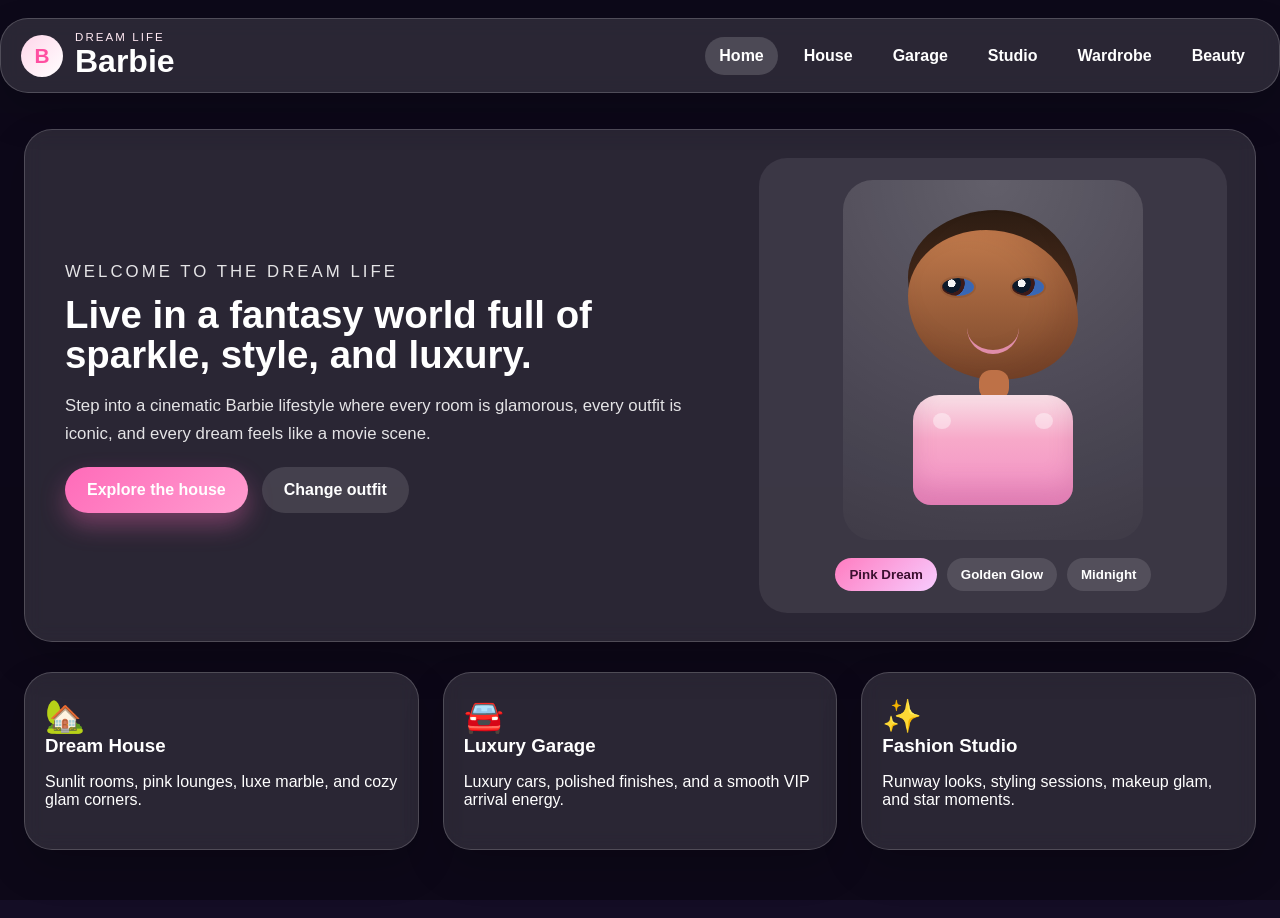
<file: index.html>
<!DOCTYPE html>
<html lang="en">
  <head>
    <meta charset="UTF-8" />
    <meta name="viewport" content="width=device-width, initial-scale=1.0" />
    <title>Barbie Dream House</title>
    <link rel="stylesheet" href="styles.css" />
  </head>
  <body class="page-home">
    <div class="page-bg"></div>
    <header class="topbar glass">
      <div class="brand-wrap">
        <span class="brand-mark">B</span>
        <div>
          <p class="eyebrow">Dream Life</p>
          <h1>Barbie</h1>
        </div>
      </div>
      <nav class="nav">
        <a href="index.html" class="active">Home</a>
        <a href="pages/house.html">House</a>
        <a href="pages/garage.html">Garage</a>
        <a href="pages/fashion-studio.html">Studio</a>
        <a href="pages/wardrobe.html">Wardrobe</a>
        <a href="pages/beauty-suite.html">Beauty</a>
      </nav>
    </header>

    <main class="home-layout container">
      <section class="hero glass">
        <div class="hero-text">
          <p class="eyebrow accent">Welcome to the dream life</p>
          <h2>Live in a fantasy world full of sparkle, style, and luxury.</h2>
          <p>
            Step into a cinematic Barbie lifestyle where every room is glamorous,
            every outfit is iconic, and every dream feels like a movie scene.
          </p>
          <div class="cta-row">
            <a href="pages/house.html" class="btn primary">Explore the house</a>
            <a href="pages/wardrobe.html" class="btn secondary">Change outfit</a>
          </div>
        </div>

        <div class="avatar-card">
          <div class="avatar-stage">
            <div class="avatar avatar-dress">
              <div class="hair"></div>
              <div class="head">
                <div class="eye left"></div>
                <div class="eye right"></div>
                <div class="smile"></div>
              </div>
              <div class="neck"></div>
              <div class="body dress"></div>
            </div>
          </div>
          <div class="avatar-controls">
            <button data-outfit="pink" class="chip active">Pink Dream</button>
            <button data-outfit="gold" class="chip">Golden Glow</button>
            <button data-outfit="night" class="chip">Midnight</button>
          </div>
        </div>
      </section>

      <section class="grid-3">
        <article class="info-card glass">
          <span class="mini-icon">🏡</span>
          <h3>Dream House</h3>
          <p>Sunlit rooms, pink lounges, luxe marble, and cozy glam corners.</p>
        </article>

        <article class="info-card glass">
          <span class="mini-icon">🚘</span>
          <h3>Luxury Garage</h3>
          <p>Luxury cars, polished finishes, and a smooth VIP arrival energy.</p>
        </article>

        <article class="info-card glass">
          <span class="mini-icon">✨</span>
          <h3>Fashion Studio</h3>
          <p>Runway looks, styling sessions, makeup glam, and star moments.</p>
        </article>
      </section>
    </main>

    <script src="script.js"></script>
  </body>
</html>
</file>
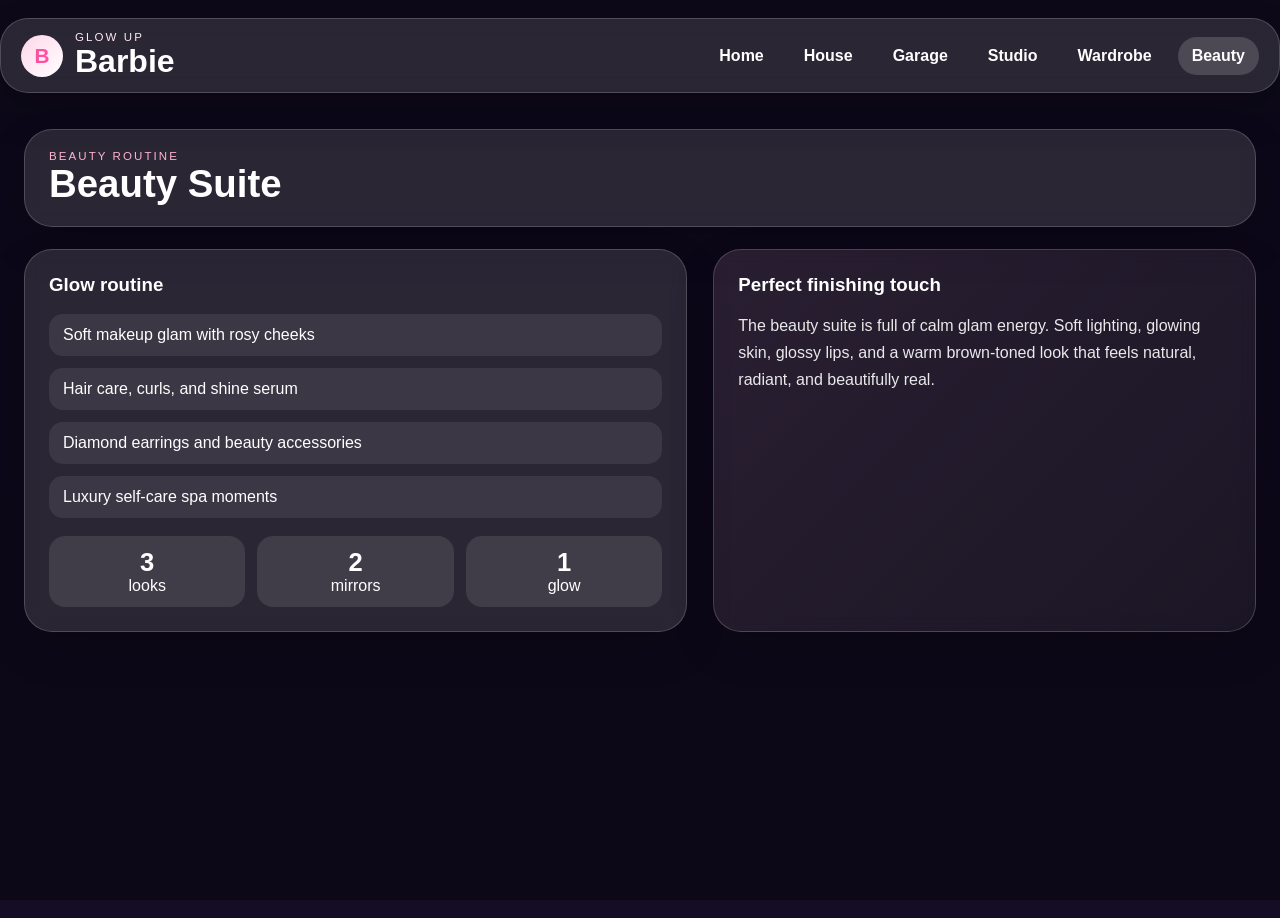
<file: pages/beauty-suite.html>
<!DOCTYPE html>
<html lang="en">
  <head>
    <meta charset="UTF-8" />
    <meta name="viewport" content="width=device-width, initial-scale=1.0" />
    <title>Beauty Suite | Barbie</title>
    <link rel="stylesheet" href="../styles.css" />
  </head>
  <body class="page-beauty">
    <div class="page-bg"></div>

    <header class="topbar glass">
      <div class="brand-wrap">
        <span class="brand-mark">B</span>
        <div>
          <p class="eyebrow">Glow up</p>
          <h1>Barbie</h1>
        </div>
      </div>
      <nav class="nav">
        <a href="../index.html">Home</a>
        <a href="house.html">House</a>
        <a href="garage.html">Garage</a>
        <a href="fashion-studio.html">Studio</a>
        <a href="wardrobe.html">Wardrobe</a>
        <a href="beauty-suite.html" class="active">Beauty</a>
      </nav>
    </header>

    <main class="page-shell">
      <section class="page-heading glass">
        <p class="eyebrow accent">Beauty routine</p>
        <h2>Beauty Suite</h2>
      </section>

      <section class="page-grid">
        <article class="card glass">
          <h3>Glow routine</h3>
          <ul>
            <li>Soft makeup glam with rosy cheeks</li>
            <li>Hair care, curls, and shine serum</li>
            <li>Diamond earrings and beauty accessories</li>
            <li>Luxury self-care spa moments</li>
          </ul>

          <div class="stat-row">
            <div class="stat-pill"><strong>3</strong> looks</div>
            <div class="stat-pill"><strong>2</strong> mirrors</div>
            <div class="stat-pill"><strong>1</strong> glow</div>
          </div>
        </article>

        <aside class="story-block glass">
          <h3>Perfect finishing touch</h3>
          <p>
            The beauty suite is full of calm glam energy. Soft lighting, glowing skin, glossy lips,
            and a warm brown-toned look that feels natural, radiant, and beautifully real.
          </p>
        </aside>
      </section>
    </main>
  </body>
</html>
</file>
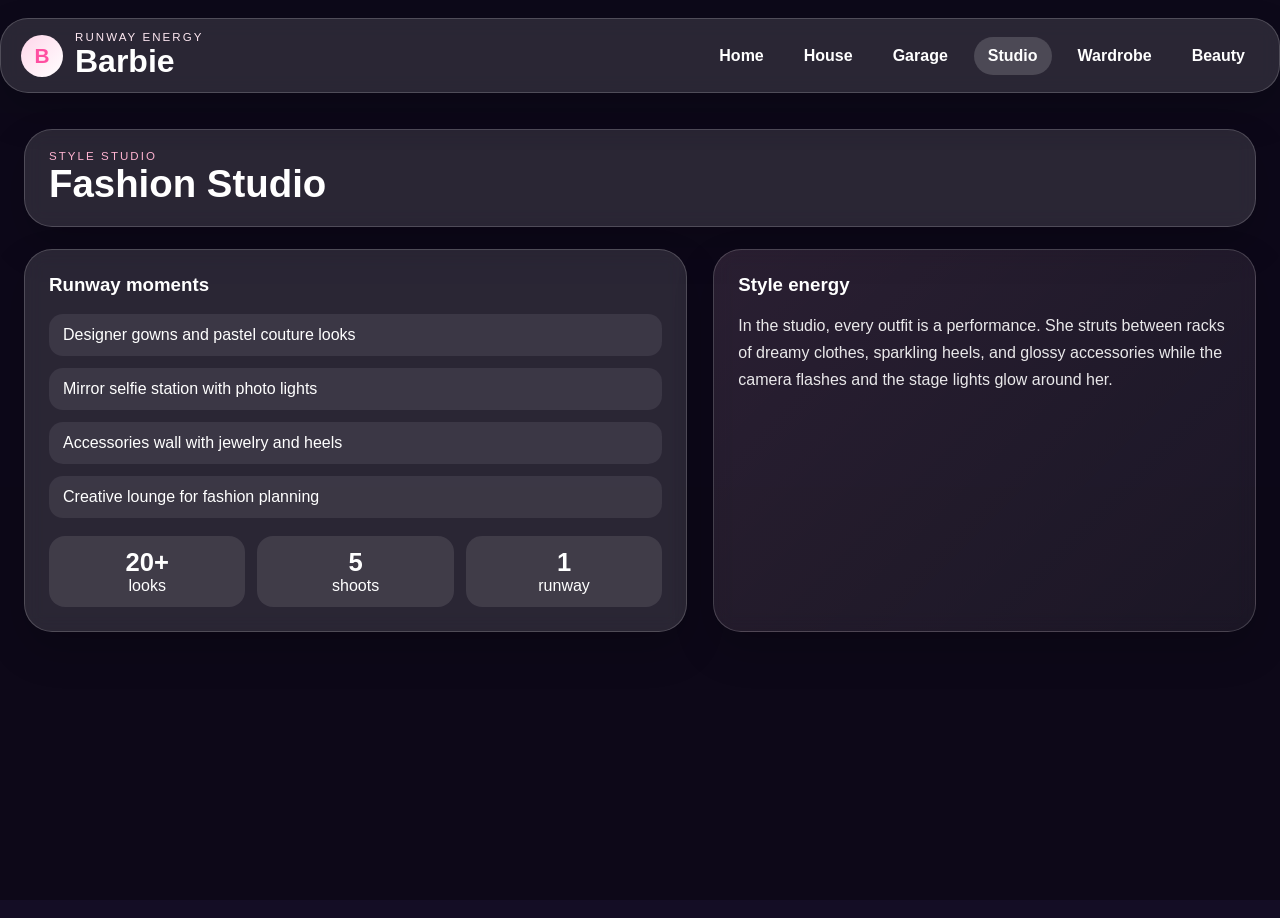
<file: pages/fashion-studio.html>
<!DOCTYPE html>
<html lang="en">
  <head>
    <meta charset="UTF-8" />
    <meta name="viewport" content="width=device-width, initial-scale=1.0" />
    <title>Fashion Studio | Barbie</title>
    <link rel="stylesheet" href="../styles.css" />
  </head>
  <body class="page-studio">
    <div class="page-bg"></div>

    <header class="topbar glass">
      <div class="brand-wrap">
        <span class="brand-mark">B</span>
        <div>
          <p class="eyebrow">Runway energy</p>
          <h1>Barbie</h1>
        </div>
      </div>
      <nav class="nav">
        <a href="../index.html">Home</a>
        <a href="house.html">House</a>
        <a href="garage.html">Garage</a>
        <a href="fashion-studio.html" class="active">Studio</a>
        <a href="wardrobe.html">Wardrobe</a>
        <a href="beauty-suite.html">Beauty</a>
      </nav>
    </header>

    <main class="page-shell">
      <section class="page-heading glass">
        <p class="eyebrow accent">Style studio</p>
        <h2>Fashion Studio</h2>
      </section>

      <section class="page-grid">
        <article class="card glass">
          <h3>Runway moments</h3>
          <ul>
            <li>Designer gowns and pastel couture looks</li>
            <li>Mirror selfie station with photo lights</li>
            <li>Accessories wall with jewelry and heels</li>
            <li>Creative lounge for fashion planning</li>
          </ul>

          <div class="stat-row">
            <div class="stat-pill"><strong>20+</strong> looks</div>
            <div class="stat-pill"><strong>5</strong> shoots</div>
            <div class="stat-pill"><strong>1</strong> runway</div>
          </div>
        </article>

        <aside class="story-block glass">
          <h3>Style energy</h3>
          <p>
            In the studio, every outfit is a performance. She struts between racks of dreamy
            clothes, sparkling heels, and glossy accessories while the camera flashes and the
            stage lights glow around her.
          </p>
        </aside>
      </section>
    </main>
  </body>
</html>
</file>
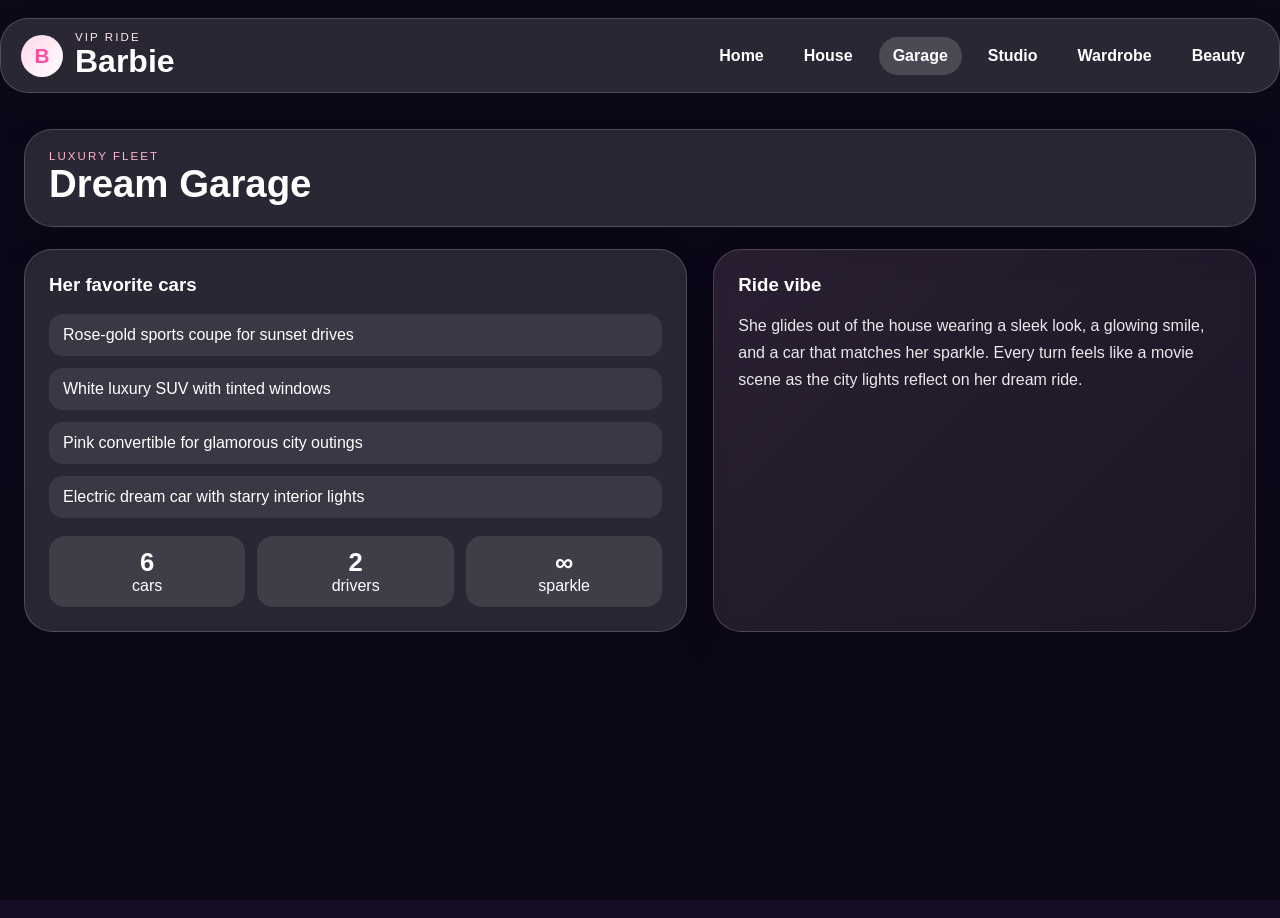
<file: pages/garage.html>
<!DOCTYPE html>
<html lang="en">
  <head>
    <meta charset="UTF-8" />
    <meta name="viewport" content="width=device-width, initial-scale=1.0" />
    <title>Luxury Garage | Barbie</title>
    <link rel="stylesheet" href="../styles.css" />
  </head>
  <body class="page-garage">
    <div class="page-bg"></div>

    <header class="topbar glass">
      <div class="brand-wrap">
        <span class="brand-mark">B</span>
        <div>
          <p class="eyebrow">VIP ride</p>
          <h1>Barbie</h1>
        </div>
      </div>
      <nav class="nav">
        <a href="../index.html">Home</a>
        <a href="house.html">House</a>
        <a href="garage.html" class="active">Garage</a>
        <a href="fashion-studio.html">Studio</a>
        <a href="wardrobe.html">Wardrobe</a>
        <a href="beauty-suite.html">Beauty</a>
      </nav>
    </header>

    <main class="page-shell">
      <section class="page-heading glass">
        <p class="eyebrow accent">Luxury fleet</p>
        <h2>Dream Garage</h2>
      </section>

      <section class="page-grid">
        <article class="card glass">
          <h3>Her favorite cars</h3>
          <ul>
            <li>Rose-gold sports coupe for sunset drives</li>
            <li>White luxury SUV with tinted windows</li>
            <li>Pink convertible for glamorous city outings</li>
            <li>Electric dream car with starry interior lights</li>
          </ul>

          <div class="stat-row">
            <div class="stat-pill"><strong>6</strong> cars</div>
            <div class="stat-pill"><strong>2</strong> drivers</div>
            <div class="stat-pill"><strong>∞</strong> sparkle</div>
          </div>
        </article>

        <aside class="story-block glass">
          <h3>Ride vibe</h3>
          <p>
            She glides out of the house wearing a sleek look, a glowing smile, and a car
            that matches her sparkle. Every turn feels like a movie scene as the city lights
            reflect on her dream ride.
          </p>
        </aside>
      </section>
    </main>
  </body>
</html>
</file>
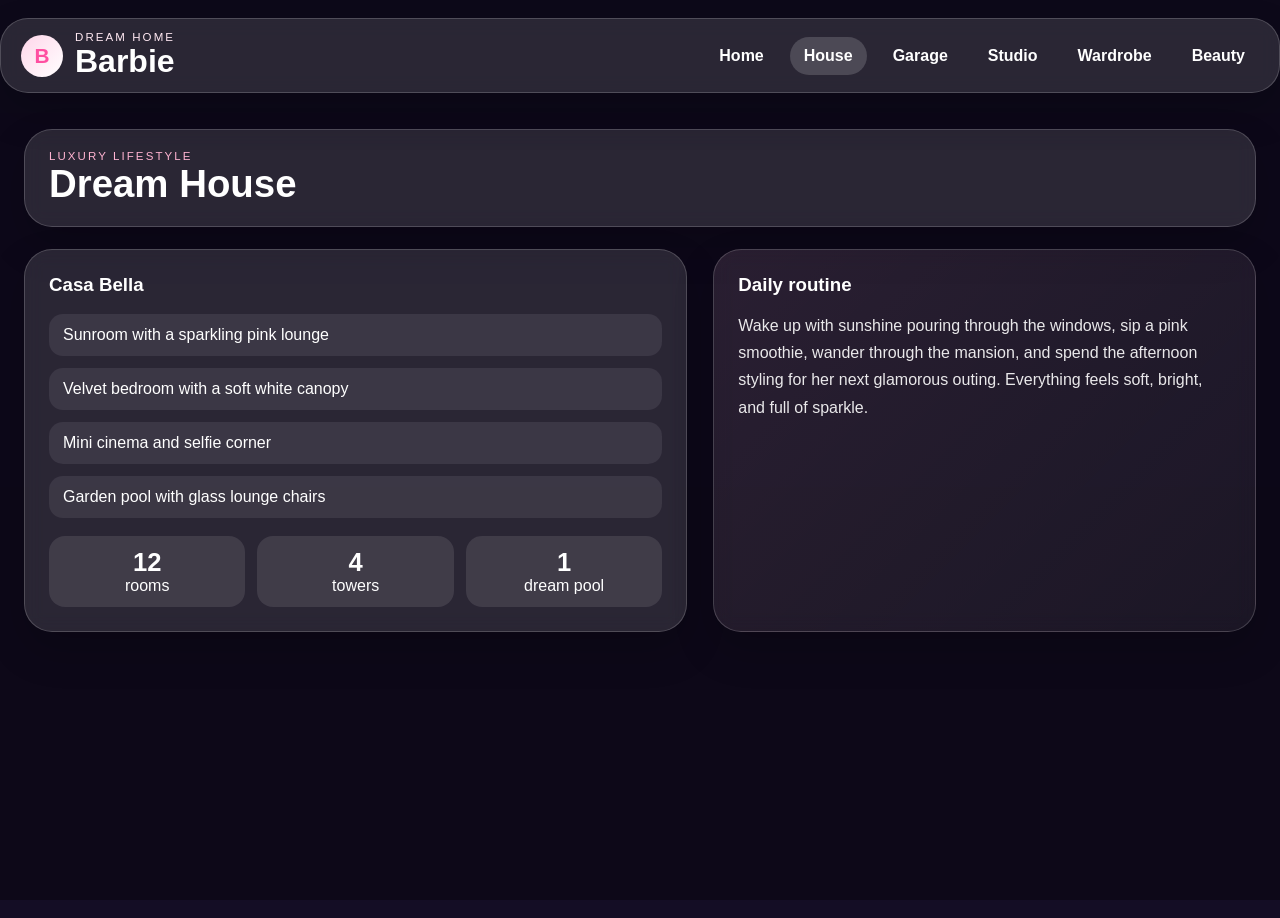
<file: pages/house.html>
<!DOCTYPE html>
<html lang="en">
  <head>
    <meta charset="UTF-8" />
    <meta name="viewport" content="width=device-width, initial-scale=1.0" />
    <title>Dream House | Barbie</title>
    <link rel="stylesheet" href="../styles.css" />
  </head>
  <body class="page-house">
    <div class="page-bg"></div>

    <header class="topbar glass">
      <div class="brand-wrap">
        <span class="brand-mark">B</span>
        <div>
          <p class="eyebrow">Dream home</p>
          <h1>Barbie</h1>
        </div>
      </div>
      <nav class="nav">
        <a href="../index.html">Home</a>
        <a href="house.html" class="active">House</a>
        <a href="garage.html">Garage</a>
        <a href="fashion-studio.html">Studio</a>
        <a href="wardrobe.html">Wardrobe</a>
        <a href="beauty-suite.html">Beauty</a>
      </nav>
    </header>

    <main class="page-shell">
      <section class="page-heading glass">
        <p class="eyebrow accent">Luxury lifestyle</p>
        <h2>Dream House</h2>
      </section>

      <section class="page-grid">
        <article class="card glass">
          <h3>Casa Bella</h3>
          <ul>
            <li>Sunroom with a sparkling pink lounge</li>
            <li>Velvet bedroom with a soft white canopy</li>
            <li>Mini cinema and selfie corner</li>
            <li>Garden pool with glass lounge chairs</li>
          </ul>

          <div class="stat-row">
            <div class="stat-pill"><strong>12</strong> rooms</div>
            <div class="stat-pill"><strong>4</strong> towers</div>
            <div class="stat-pill"><strong>1</strong> dream pool</div>
          </div>
        </article>

        <aside class="story-block glass">
          <h3>Daily routine</h3>
          <p>
            Wake up with sunshine pouring through the windows, sip a pink smoothie,
            wander through the mansion, and spend the afternoon styling for her next
            glamorous outing. Everything feels soft, bright, and full of sparkle.
          </p>
        </aside>
      </section>
    </main>
  </body>
</html>
</file>
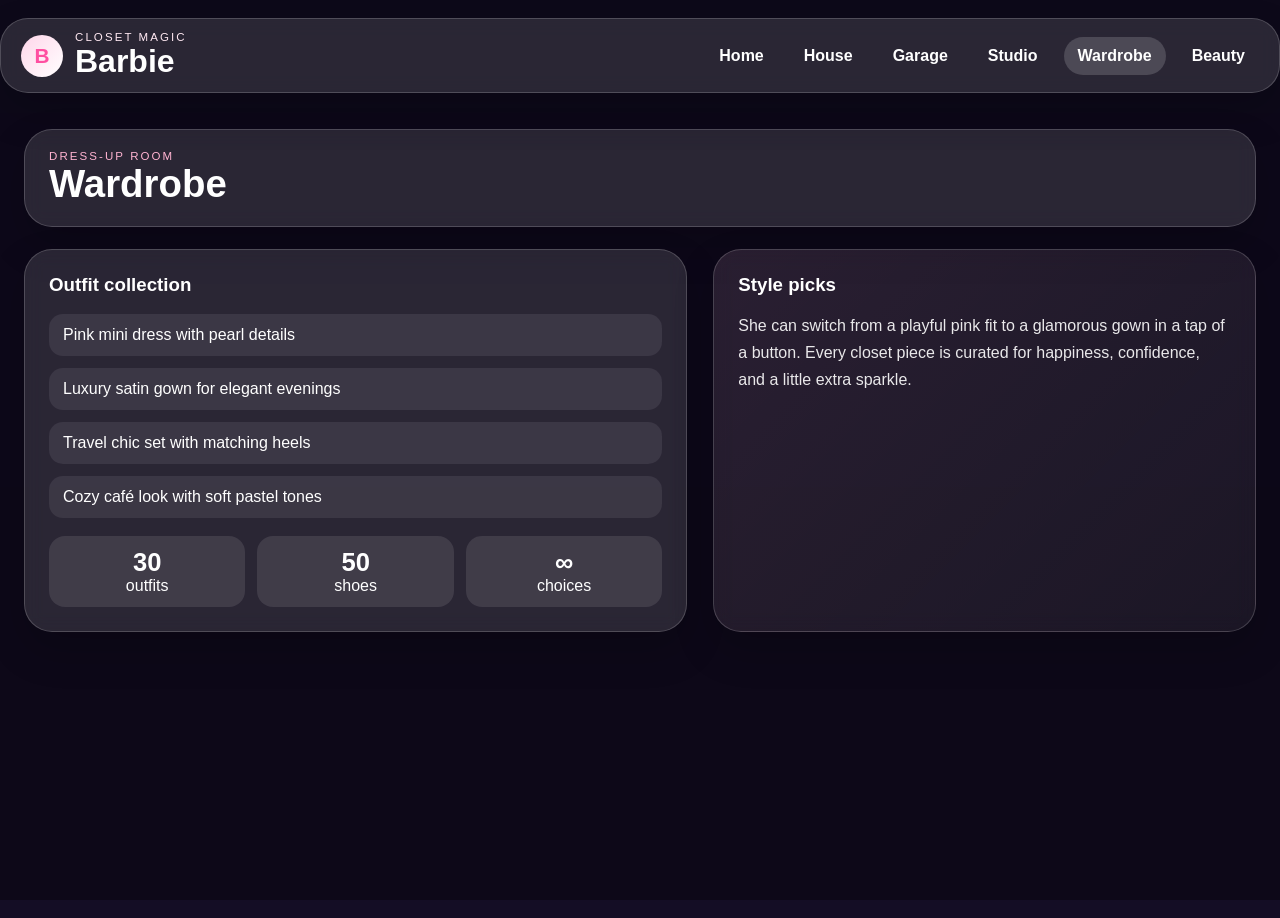
<file: pages/wardrobe.html>
<!DOCTYPE html>
<html lang="en">
  <head>
    <meta charset="UTF-8" />
    <meta name="viewport" content="width=device-width, initial-scale=1.0" />
    <title>Wardrobe | Barbie</title>
    <link rel="stylesheet" href="../styles.css" />
  </head>
  <body class="page-wardrobe">
    <div class="page-bg"></div>

    <header class="topbar glass">
      <div class="brand-wrap">
        <span class="brand-mark">B</span>
        <div>
          <p class="eyebrow">Closet magic</p>
          <h1>Barbie</h1>
        </div>
      </div>
      <nav class="nav">
        <a href="../index.html">Home</a>
        <a href="house.html">House</a>
        <a href="garage.html">Garage</a>
        <a href="fashion-studio.html">Studio</a>
        <a href="wardrobe.html" class="active">Wardrobe</a>
        <a href="beauty-suite.html">Beauty</a>
      </nav>
    </header>

    <main class="page-shell">
      <section class="page-heading glass">
        <p class="eyebrow accent">Dress-up room</p>
        <h2>Wardrobe</h2>
      </section>

      <section class="page-grid">
        <article class="card glass">
          <h3>Outfit collection</h3>
          <ul>
            <li>Pink mini dress with pearl details</li>
            <li>Luxury satin gown for elegant evenings</li>
            <li>Travel chic set with matching heels</li>
            <li>Cozy café look with soft pastel tones</li>
          </ul>

          <div class="stat-row">
            <div class="stat-pill"><strong>30</strong> outfits</div>
            <div class="stat-pill"><strong>50</strong> shoes</div>
            <div class="stat-pill"><strong>∞</strong> choices</div>
          </div>
        </article>

        <aside class="story-block glass">
          <h3>Style picks</h3>
          <p>
            She can switch from a playful pink fit to a glamorous gown in a tap of a button.
            Every closet piece is curated for happiness, confidence, and a little extra sparkle.
          </p>
        </aside>
      </section>
    </main>
  </body>
</html>
</file>
<file: styles.css>
body {
  margin: 0;
  font-family: "Segoe UI", Tahoma, Geneva, Verdana, sans-serif;
  background: #140d25;
  color: #fff;
  min-height: 100vh;
}

* {
  box-sizing: border-box;
}

body::before {
  content: "";
  position: fixed;
  inset: 0;
  background: linear-gradient(rgba(0, 0, 0, 0.3), rgba(0, 0, 0, 0.35));
  z-index: 0;
}

.page-bg {
  position: fixed;
  inset: 0;
  background-image: url("https://images.unsplash.com/photo-1494526585095-c41746248156?auto=format&fit=crop&w=1600&q=80");
  background-size: cover;
  background-position: center;
  filter: blur(7px) brightness(0.68);
  transform: scale(1.1);
  z-index: -2;
}

.page-home .page-bg {
  background-image: url("https://images.unsplash.com/photo-1505693416388-ac5ce068fe85?auto=format&fit=crop&w=1600&q=80");
}

.page-house .page-bg {
  background-image: url("https://images.unsplash.com/photo-1505693416388-ac5ce068fe85?auto=format&fit=crop&w=1600&q=80");
}

.page-garage .page-bg {
  background-image: url("https://images.unsplash.com/photo-1492144534655-ae79c964c9d7?auto=format&fit=crop&w=1600&q=80");
}

.page-studio .page-bg {
  background-image: url("https://images.unsplash.com/photo-1529139574466-a303027c1d8b?auto=format&fit=crop&w=1600&q=80");
}

.page-wardrobe .page-bg {
  background-image: url("https://images.unsplash.com/photo-1524504388940-b1c1722653e1?auto=format&fit=crop&w=1600&q=80");
}

.page-beauty .page-bg {
  background-image: url("https://images.unsplash.com/photo-1522335789203-aabd1fc54bc9?auto=format&fit=crop&w=1600&q=80");
}

.container,
.page-shell {
  position: relative;
  z-index: 1;
  max-width: 1280px;
  margin: 0 auto;
  padding: 24px;
}

.glass {
  background: rgba(255, 255, 255, 0.12);
  border: 1px solid rgba(255, 255, 255, 0.18);
  backdrop-filter: blur(10px);
  -webkit-backdrop-filter: blur(10px);
  border-radius: 28px;
  box-shadow: 0 18px 40px rgba(0, 0, 0, 0.18);
}

.topbar {
  position: sticky;
  top: 12px;
  z-index: 10;
  max-width: 1280px;
  margin: 18px auto 0;
  padding: 12px 20px;
  display: flex;
  align-items: center;
  justify-content: space-between;
}

.brand-wrap {
  display: flex;
  align-items: center;
  gap: 12px;
}

.brand-mark {
  width: 42px;
  height: 42px;
  border-radius: 50%;
  display: grid;
  place-items: center;
  font-weight: 800;
  font-size: 1.3rem;
  color: #ff4fa1;
  background: linear-gradient(135deg, #ffd6ea, #fff);
}

.brand-wrap h1,
.hero-text h2,
.page-heading h2,
.card h3,
.info-card h3,
.story-block h3 {
  margin: 0;
}

.eyebrow {
  margin: 0;
  font-size: 0.72rem;
  text-transform: uppercase;
  letter-spacing: 0.18em;
  color: #ffe8f2;
}

.accent {
  color: #ffb4d1;
}

.nav {
  display: flex;
  gap: 12px;
  flex-wrap: wrap;
  justify-content: flex-end;
}

.nav a {
  color: #fff;
  text-decoration: none;
  font-weight: 600;
  padding: 10px 14px;
  border-radius: 20px;
  transition: 0.25s ease;
}

.nav a:hover,
.nav a.active {
  background: rgba(255, 255, 255, 0.16);
}

.home-layout {
  padding-top: 36px;
}

.hero {
  display: grid;
  grid-template-columns: 1.3fr 0.9fr;
  gap: 30px;
  align-items: center;
  padding: 28px;
}

.hero-text {
  padding: 16px 12px;
}

.hero-text h2 {
  font-size: clamp(2.2rem, 3vw, 4rem);
  line-height: 1.05;
  margin-top: 8px;
  margin-bottom: 16px;
}

.hero-text p {
  font-size: 1.05rem;
  line-height: 1.7;
  color: rgba(255, 255, 255, 0.88);
}

.cta-row {
  display: flex;
  gap: 14px;
  flex-wrap: wrap;
  margin-top: 18px;
}

.btn {
  display: inline-flex;
  align-items: center;
  justify-content: center;
  text-decoration: none;
  border-radius: 999px;
  padding: 14px 22px;
  font-weight: 700;
  transition: transform 0.25s ease, box-shadow 0.25s ease;
}

.btn:hover {
  transform: translateY(-2px);
}

.btn.primary {
  color: #fff;
  background: linear-gradient(135deg, #ff6bb9, #ff9ccf);
  box-shadow: 0 12px 25px rgba(255, 107, 185, 0.35);
}

.btn.secondary {
  color: #fff;
  background: rgba(255, 255, 255, 0.12);
}

.avatar-card {
  display: flex;
  flex-direction: column;
  align-items: center;
  justify-content: center;
  gap: 18px;
  padding: 22px;
  background: rgba(255, 255, 255, 0.08);
  border-radius: 28px;
}

.avatar-stage {
  width: 300px;
  height: 360px;
  display: grid;
  place-items: center;
  background: radial-gradient(circle at top, rgba(255,255,255,0.2), rgba(255,255,255,0.02));
  border-radius: 30px;
  overflow: hidden;
}

.avatar {
  position: relative;
  width: 200px;
  height: 300px;
}

.hair {
  position: absolute;
  width: 170px;
  height: 150px;
  left: 15px;
  top: 0;
  background: linear-gradient(180deg, #2c1c12, #5f3724);
  border-radius: 52% 48% 40% 60% / 45% 55% 45% 55%;
  box-shadow: inset 0 -20px 24px rgba(0,0,0,0.14);
}

.head {
  position: absolute;
  width: 170px;
  height: 150px;
  left: 15px;
  top: 20px;
  background: linear-gradient(180deg, #c17a4c, #7a472b);
  border-radius: 46% 54% 47% 53% / 44% 60% 40% 56%;
  box-shadow: inset -18px -12px 30px rgba(72, 27, 15, 0.2);
}

.eye {
  position: absolute;
  width: 32px;
  height: 18px;
  top: 48px;
  background: radial-gradient(circle at 30% 30%, #f5f5f5 0 15%, #0b1a2b 16% 36%, #3d1a18 37% 50%, #3867b5 52% 100%);
  border-radius: 50%;
  box-shadow: 0 0 0 2px rgba(83,44,18,0.15);
}

.eye.left { left: 34px; }
.eye.right { right: 34px; }

.smile {
  position: absolute;
  width: 52px;
  height: 26px;
  left: 59px;
  bottom: 26px;
  border-bottom: 4px solid #e08da9;
  border-radius: 0 0 50px 50px;
}

.neck {
  position: absolute;
  width: 30px;
  height: 30px;
  left: 86px;
  top: 160px;
  background: #be7147;
  border-radius: 12px;
}

.body {
  position: absolute;
  left: 20px;
  top: 185px;
  width: 160px;
  height: 110px;
  border-radius: 26px 26px 18px 18px;
}

.body.dress {
  background: linear-gradient(180deg, #f8dfe6, #f7a9c9 40%, #f18dc4);
  box-shadow: inset 0 -18px 25px rgba(137, 47, 98, 0.18);
}

.body.dress::before,
.body.dress::after {
  content: "";
  position: absolute;
  width: 18px;
  height: 16px;
  background: rgba(255,255,255,0.4);
  border-radius: 50%;
}

.body.dress::before { left: 20px; top: 18px; }
.body.dress::after { right: 20px; top: 18px; }

.avatar[data-outfit="gold"] .body {
  background: linear-gradient(180deg, #fff1bf, #e7c65d 45%, #d2a72f);
}

.avatar[data-outfit="night"] .body {
  background: linear-gradient(180deg, #1d2249, #4d3b72 50%, #6b5ab6);
}

.avatar-controls {
  display: flex;
  gap: 10px;
  flex-wrap: wrap;
  justify-content: center;
}

.chip {
  border: 0;
  padding: 9px 14px;
  border-radius: 999px;
  background: rgba(255,255,255,0.12);
  color: #fff;
  font-weight: 700;
  cursor: pointer;
}

.chip.active {
  background: linear-gradient(135deg, #ff7cc0, #f7ccff);
  color: #3b1030;
}

.grid-3 {
  display: grid;
  grid-template-columns: repeat(3, minmax(0, 1fr));
  gap: 24px;
  margin-top: 30px;
}

.info-card {
  padding: 24px 20px;
}

.mini-icon {
  font-size: 2rem;
}

.page-shell {
  padding-top: 36px;
}

.page-heading {
  margin-bottom: 22px;
  padding: 20px 24px;
}

.page-heading h2 {
  font-size: clamp(2rem, 3vw, 3rem);
}

.page-grid {
  display: grid;
  grid-template-columns: 1.1fr 0.9fr;
  gap: 26px;
}

.card,
.story-block {
  padding: 24px;
}

.card ul {
  list-style: none;
  padding: 0;
  margin: 18px 0 0;
  display: grid;
  gap: 12px;
}

.card li {
  padding: 12px 14px;
  border-radius: 14px;
  background: rgba(255, 255, 255, 0.08);
}

.stat-row {
  display: grid;
  grid-template-columns: repeat(3, minmax(0, 1fr));
  gap: 12px;
  margin-top: 18px;
}

.stat-pill {
  background: rgba(255, 255, 255, 0.1);
  border-radius: 16px;
  padding: 12px;
  text-align: center;
}

.stat-pill strong {
  display: block;
  font-size: 1.6rem;
}

.story-block {
  background: linear-gradient(135deg, rgba(255, 198, 231, 0.12), rgba(255,255,255,0.06));
}

.story-block p {
  color: rgba(255,255,255,0.9);
  line-height: 1.7;
}

@media (max-width: 900px) {
  .hero,
  .page-grid,
  .grid-3 {
    grid-template-columns: 1fr;
  }

  .topbar {
    flex-direction: column;
    align-items: flex-start;
    gap: 12px;
  }

  .nav {
    justify-content: flex-start;
  }
}

@media (max-width: 560px) {
  .container,
  .page-shell {
    padding: 12px;
  }

  .hero,
  .card,
  .story-block,
  .page-heading {
    padding: 18px;
  }

  .avatar-stage {
    width: 200px;
    height: 260px;
  }
}
</file>
